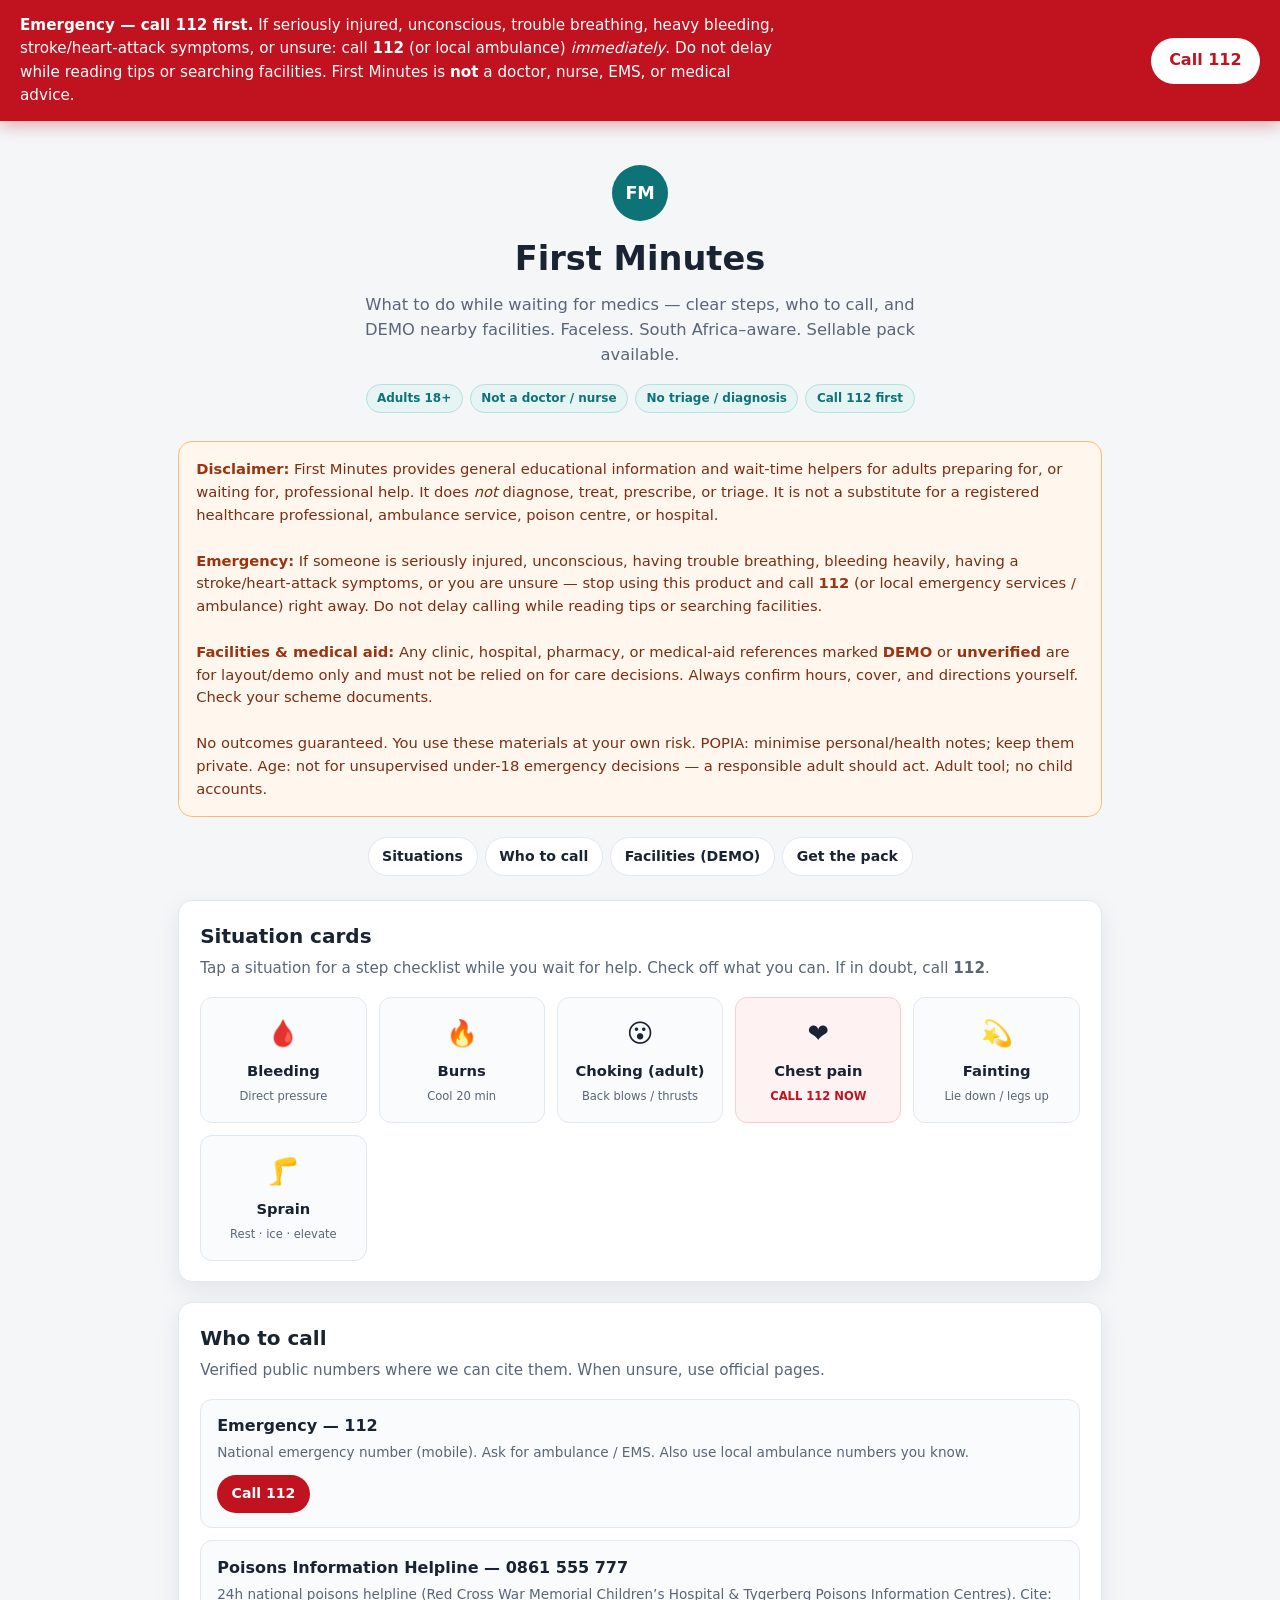
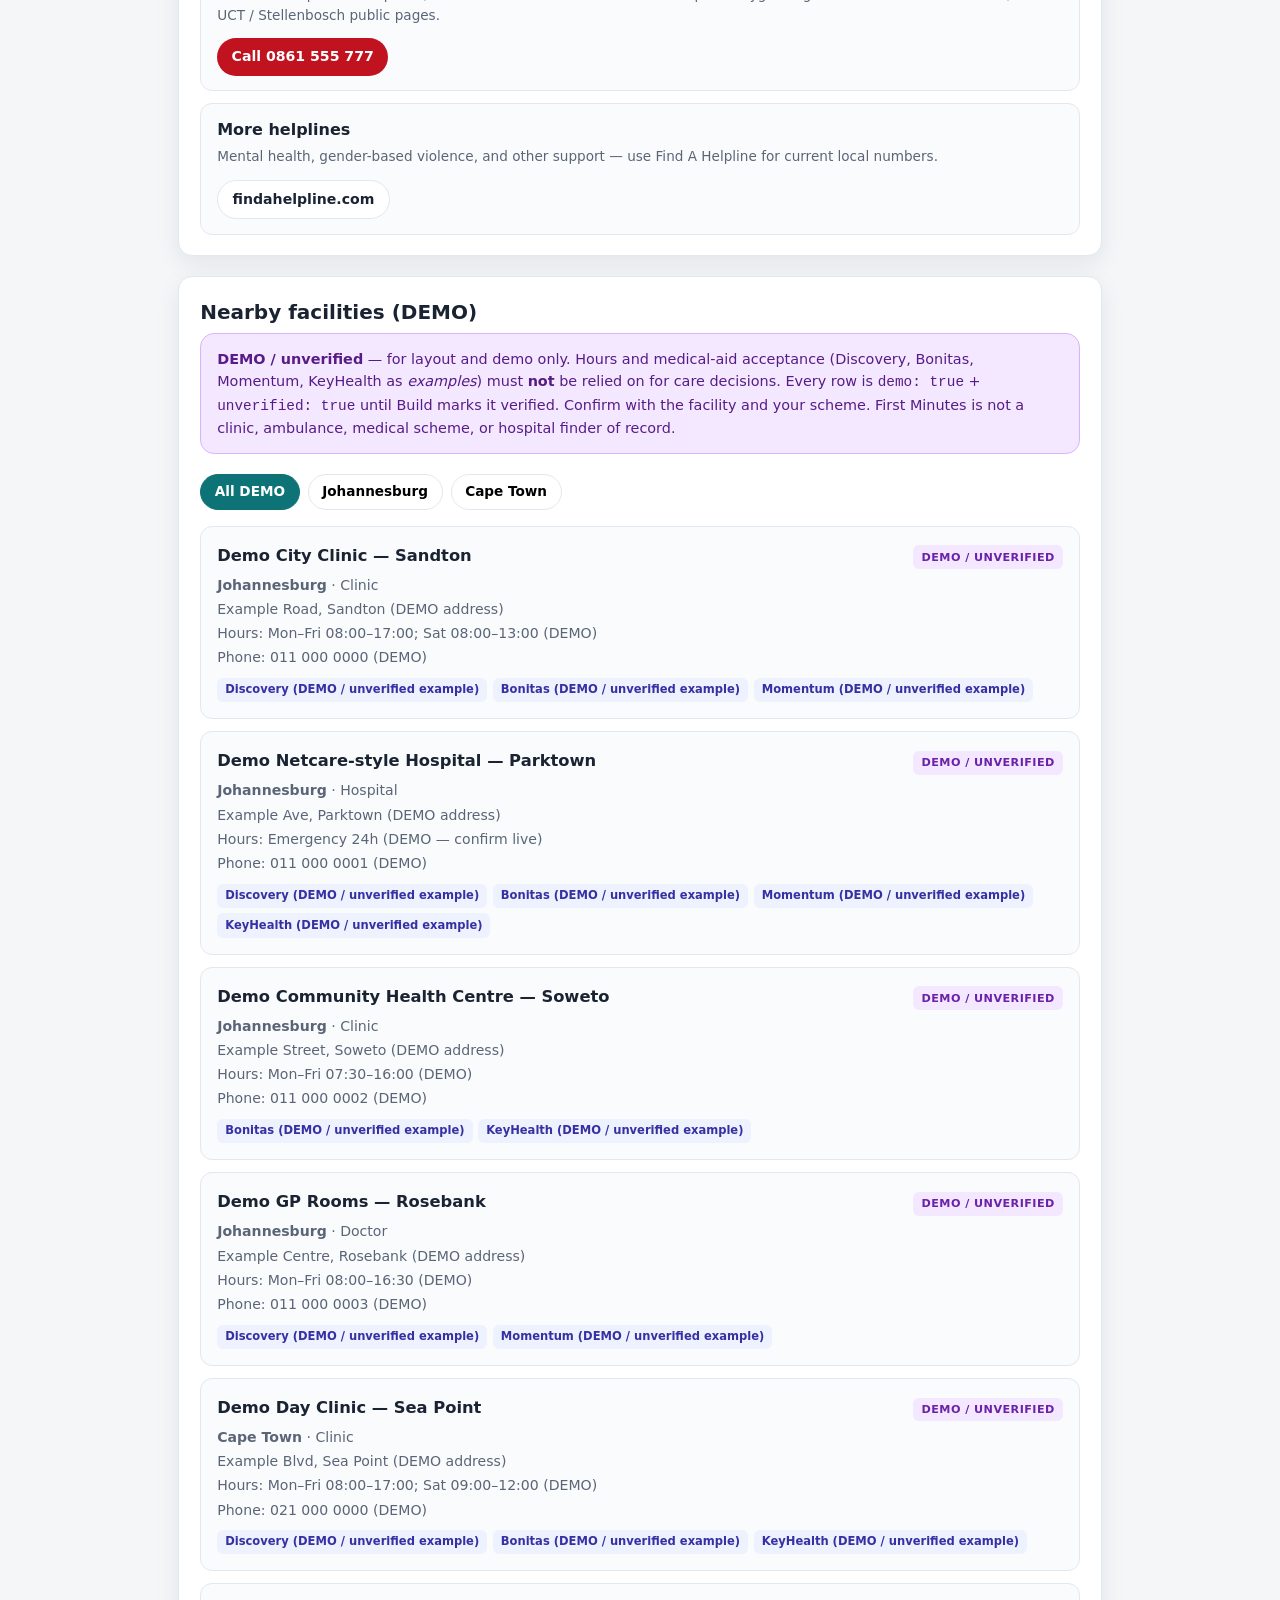
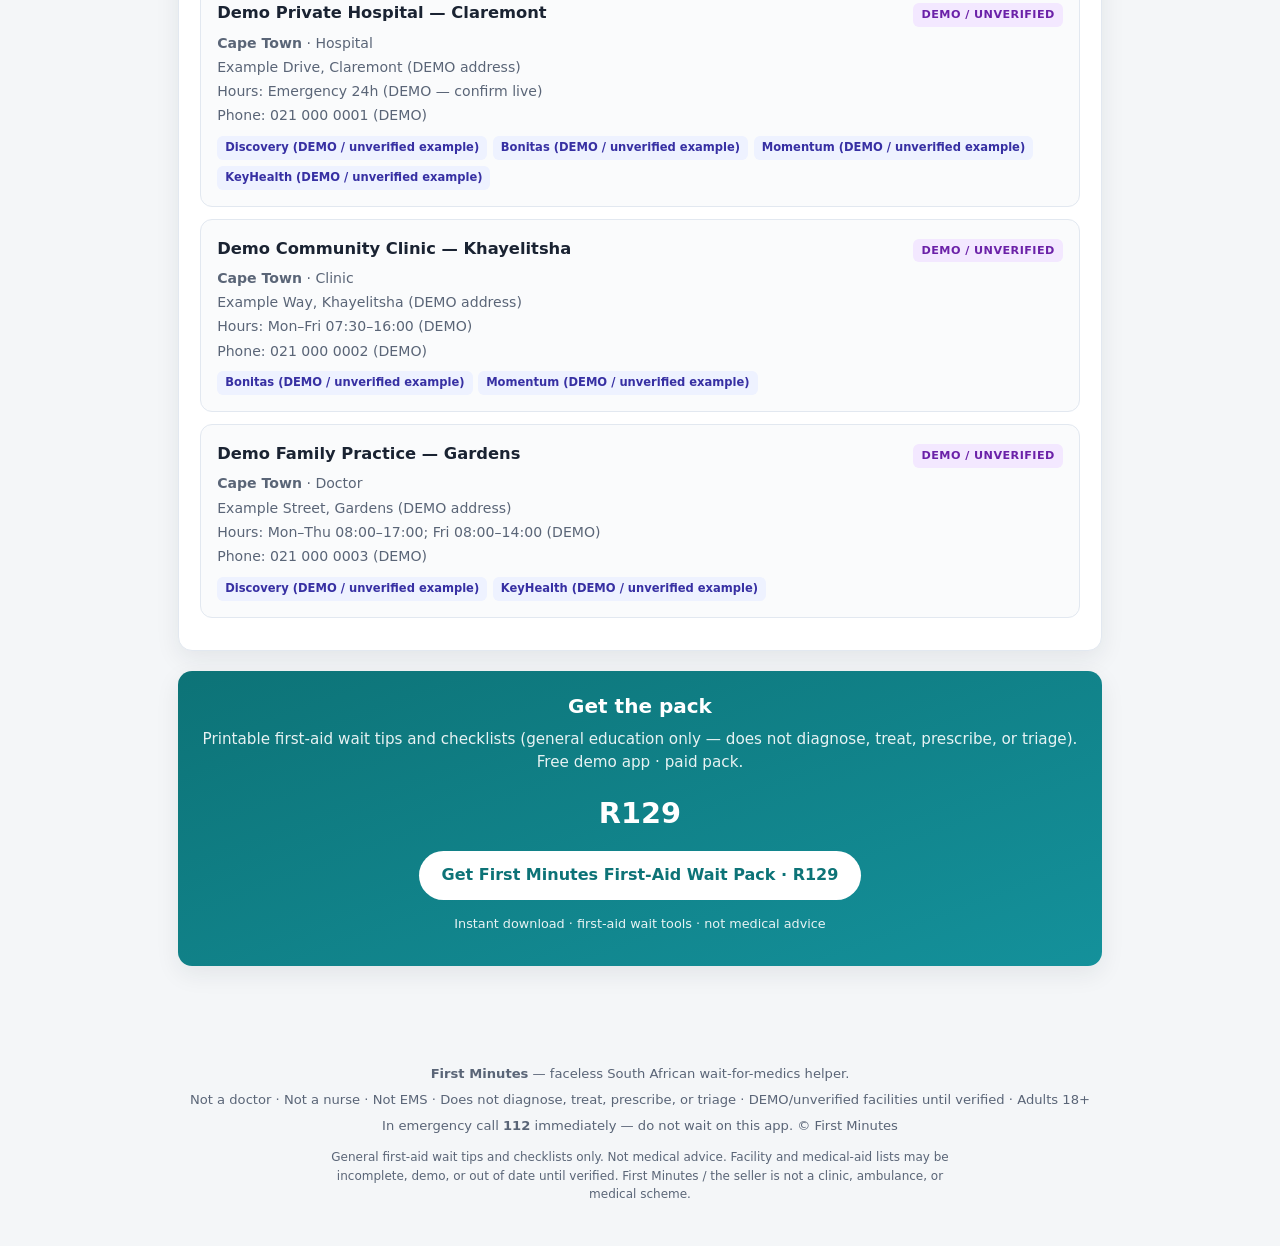
<file: index.html>
<!DOCTYPE html>
<html lang="en-ZA">
<head>
  <meta charset="utf-8">
  <meta name="viewport" content="width=device-width, initial-scale=1">
  <meta name="description" content="First Minutes — South African first-aid wait helper while medics are on the way. Not a doctor. Not EMS. Call 112 in an emergency.">
  <meta name="robots" content="index,follow">
  <title>First Minutes | Wait-for-medics first-aid helper (SA)</title>
  <link rel="stylesheet" href="css/styles.css">
  <link rel="icon" href="data:image/svg+xml,%3Csvg xmlns='http://www.w3.org/2000/svg' viewBox='0 0 64 64'%3E%3Ccircle fill='%230d7377' cx='32' cy='32' r='30'/%3E%3Ctext x='32' y='41' text-anchor='middle' fill='white' font-size='18' font-family='sans-serif' font-weight='700'%3EFM%3C/text%3E%3C/svg%3E">
</head>
<body>
  <div class="emergency-bar" role="alert">
    <p>
      <strong>Emergency — call 112 first.</strong> If seriously injured, unconscious, trouble breathing, heavy bleeding, stroke/heart-attack symptoms, or unsure: call <strong>112</strong> (or local ambulance) <em>immediately</em>. Do not delay while reading tips or searching facilities. First Minutes is <strong>not</strong> a doctor, nurse, EMS, or medical advice.
    </p>
    <a class="btn-call" href="tel:112">Call 112</a>
  </div>

  <div class="wrap">
    <header class="site-header">
      <div class="logo-mark" aria-hidden="true">FM</div>
      <h1>First Minutes</h1>
      <p class="tagline">What to do while waiting for medics — clear steps, who to call, and DEMO nearby facilities. Faceless. South Africa–aware. Sellable pack available.</p>
      <div class="badge-row">
        <span class="badge">Adults 18+</span>
        <span class="badge">Not a doctor / nurse</span>
        <span class="badge">No triage / diagnosis</span>
        <span class="badge">Call 112 first</span>
      </div>
    </header>

    <aside class="disclaimer-box" role="note" id="legal-fence">
      <strong>Disclaimer:</strong> First Minutes provides general educational information and wait-time helpers for adults preparing for, or waiting for, professional help. It does <em>not</em> diagnose, treat, prescribe, or triage. It is not a substitute for a registered healthcare professional, ambulance service, poison centre, or hospital.
      <br><br>
      <strong>Emergency:</strong> If someone is seriously injured, unconscious, having trouble breathing, bleeding heavily, having a stroke/heart-attack symptoms, or you are unsure — stop using this product and call <strong>112</strong> (or local emergency services / ambulance) right away. Do not delay calling while reading tips or searching facilities.
      <br><br>
      <strong>Facilities &amp; medical aid:</strong> Any clinic, hospital, pharmacy, or medical-aid references marked <strong>DEMO</strong> or <strong>unverified</strong> are for layout/demo only and must not be relied on for care decisions. Always confirm hours, cover, and directions yourself. Check your scheme documents.
      <br><br>
      No outcomes guaranteed. You use these materials at your own risk. POPIA: minimise personal/health notes; keep them private. Age: not for unsupervised under-18 emergency decisions — a responsible adult should act. Adult tool; no child accounts.
    </aside>

    <nav class="modules" aria-label="Sections">
      <a href="#situations">Situations</a>
      <a href="#call">Who to call</a>
      <a href="#facilities">Facilities (DEMO)</a>
      <a href="#pack">Get the pack</a>
    </nav>

    <main>
      <section class="card" id="situations">
        <h2>Situation cards</h2>
        <p class="lead">Tap a situation for a step checklist while you wait for help. Check off what you can. If in doubt, call <strong>112</strong>.</p>
        <div class="situation-grid" id="situation-grid">
          <button type="button" class="sit-card" data-sit="bleeding">
            <span class="icon" aria-hidden="true">🩸</span>
            <span class="label">Bleeding</span>
            <span class="hint">Direct pressure</span>
          </button>
          <button type="button" class="sit-card" data-sit="burns">
            <span class="icon" aria-hidden="true">🔥</span>
            <span class="label">Burns</span>
            <span class="hint">Cool 20 min</span>
          </button>
          <button type="button" class="sit-card" data-sit="choking">
            <span class="icon" aria-hidden="true">😮</span>
            <span class="label">Choking (adult)</span>
            <span class="hint">Back blows / thrusts</span>
          </button>
          <button type="button" class="sit-card call-now" data-sit="chest">
            <span class="icon" aria-hidden="true">❤️</span>
            <span class="label">Chest pain</span>
            <span class="hint">CALL 112 NOW</span>
          </button>
          <button type="button" class="sit-card" data-sit="fainting">
            <span class="icon" aria-hidden="true">💫</span>
            <span class="label">Fainting</span>
            <span class="hint">Lie down / legs up</span>
          </button>
          <button type="button" class="sit-card" data-sit="sprain">
            <span class="icon" aria-hidden="true">🦵</span>
            <span class="label">Sprain</span>
            <span class="hint">Rest · ice · elevate</span>
          </button>
        </div>
        <div class="protocol" id="protocol-panel" aria-live="polite"></div>
      </section>

      <section class="card" id="call">
        <h2>Who to call</h2>
        <p class="lead">Verified public numbers where we can cite them. When unsure, use official pages.</p>
        <div class="call-list">
          <div class="call-item">
            <div>
              <h3>Emergency — 112</h3>
              <p>National emergency number (mobile). Ask for ambulance / EMS. Also use local ambulance numbers you know.</p>
            </div>
            <a class="btn-call-sm" href="tel:112">Call 112</a>
          </div>
          <div class="call-item">
            <div>
              <h3>Poisons Information Helpline — 0861 555 777</h3>
              <p>24h national poisons helpline (Red Cross War Memorial Children’s Hospital &amp; Tygerberg Poisons Information Centres). Cite: UCT / Stellenbosch public pages.</p>
            </div>
            <a class="btn-call-sm" href="tel:0861555777">Call 0861 555 777</a>
          </div>
          <div class="call-item">
            <div>
              <h3>More helplines</h3>
              <p>Mental health, gender-based violence, and other support — use Find A Helpline for current local numbers.</p>
            </div>
            <a class="btn-link" href="https://findahelpline.com" target="_blank" rel="noopener noreferrer">findahelpline.com</a>
          </div>
        </div>
      </section>

      <section class="card" id="facilities">
        <h2>Nearby facilities (DEMO)</h2>
        <div class="demo-banner" role="note">
          <strong>DEMO / unverified</strong> — for layout and demo only. Hours and medical-aid acceptance (Discovery, Bonitas, Momentum, KeyHealth as <em>examples</em>) must <strong>not</strong> be relied on for care decisions.
          Every row is <code>demo: true</code> + <code>unverified: true</code> until Build marks it verified. Confirm with the facility and your scheme. First Minutes is not a clinic, ambulance, medical scheme, or hospital finder of record.
        </div>
        <div class="filters" role="group" aria-label="Filter by city">
          <button type="button" class="active" data-city-filter="all">All DEMO</button>
          <button type="button" data-city-filter="Johannesburg">Johannesburg</button>
          <button type="button" data-city-filter="Cape Town">Cape Town</button>
        </div>
        <div id="facilities-list"></div>
      </section>

      <section class="card cta-box" id="pack">
        <h2>Get the pack</h2>
        <p class="lead">Printable first-aid wait tips and checklists (general education only — does not diagnose, treat, prescribe, or triage). Free demo app · paid pack.</p>
        <p class="price">R129</p>
        <a class="btn-cta" href="https://stofficial.gumroad.com/l/ieccdy" target="_blank" rel="noopener noreferrer">Get First Minutes First-Aid Wait Pack · R129</a>
        <p class="cta-note">Instant download · first-aid wait tools · not medical advice</p>
      </section>
    </main>
  </div>

  <footer>
    <p><strong>First Minutes</strong> — faceless South African wait-for-medics helper.</p>
    <p>Not a doctor · Not a nurse · Not EMS · Does not diagnose, treat, prescribe, or triage · DEMO/unverified facilities until verified · Adults 18+</p>
    <p>In emergency call <strong>112</strong> immediately — do not wait on this app. © First Minutes</p>
    <p style="max-width:40rem;margin:0.75rem auto;font-size:0.75rem;">General first-aid wait tips and checklists only. Not medical advice. Facility and medical-aid lists may be incomplete, demo, or out of date until verified. First Minutes / the seller is not a clinic, ambulance, or medical scheme.</p>
  </footer>

  <script src="js/protocols.js"></script>
  <script src="js/app.js"></script>
</body>
</html>
</file>
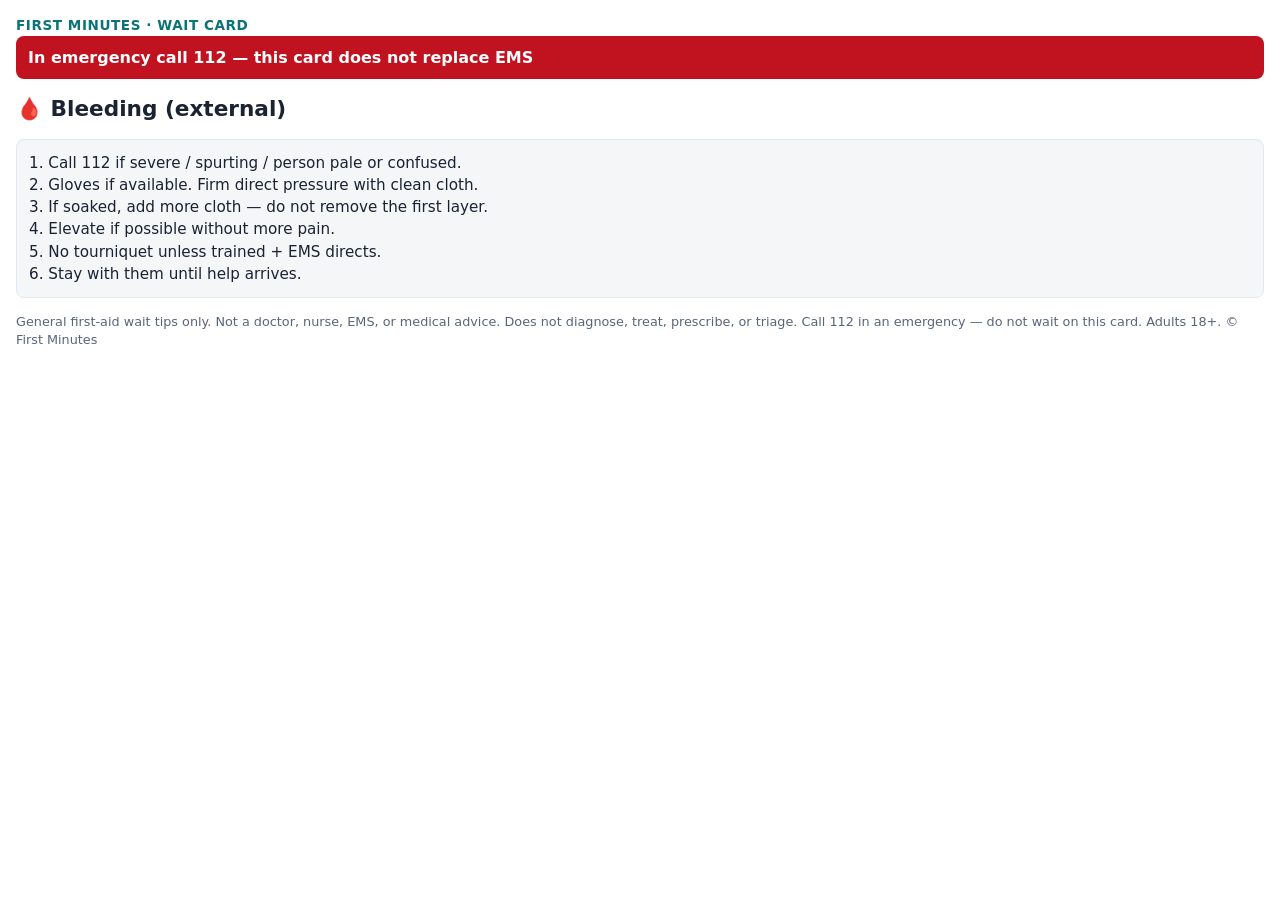
<file: pack/cards/bleeding.html>
<!DOCTYPE html>
<html lang="en-ZA">
<head>
  <meta charset="utf-8">
  <meta name="viewport" content="width=device-width, initial-scale=1">
  <title>First Minutes — Bleeding (external)</title>
  <style>
    @page { size: A5; margin: 12mm; }
    body { font-family: system-ui, sans-serif; color: #1a2332; margin: 0; padding: 16px; line-height: 1.45; }
    .bar { background: #c1121f; color: #fff; padding: 10px 12px; border-radius: 8px; font-weight: 700; margin-bottom: 14px; }
    h1 { font-size: 1.35rem; margin: 0 0 8px; }
    .brand { color: #0d7377; font-weight: 800; font-size: 0.85rem; letter-spacing: 0.04em; text-transform: uppercase; }
    pre { white-space: pre-wrap; font-family: inherit; font-size: 0.95rem; background: #f4f6f8; padding: 12px; border-radius: 8px; border: 1px solid #e2e8f0; }
    .note { font-size: 0.8rem; color: #5a6577; margin-top: 12px; }
    @media print { body { padding: 0; } }
  </style>
</head>
<body>
  <div class="brand">First Minutes · Wait card</div>
  <div class="bar">In emergency call 112 — this card does not replace EMS</div>
  <h1>🩸 Bleeding (external)</h1>
  <pre>1. Call 112 if severe / spurting / person pale or confused.
2. Gloves if available. Firm direct pressure with clean cloth.
3. If soaked, add more cloth — do not remove the first layer.
4. Elevate if possible without more pain.
5. No tourniquet unless trained + EMS directs.
6. Stay with them until help arrives.</pre>
  <p class="note">General first-aid wait tips only. Not a doctor, nurse, EMS, or medical advice. Does not diagnose, treat, prescribe, or triage. Call 112 in an emergency — do not wait on this card. Adults 18+. © First Minutes</p>
</body>
</html>
</file>
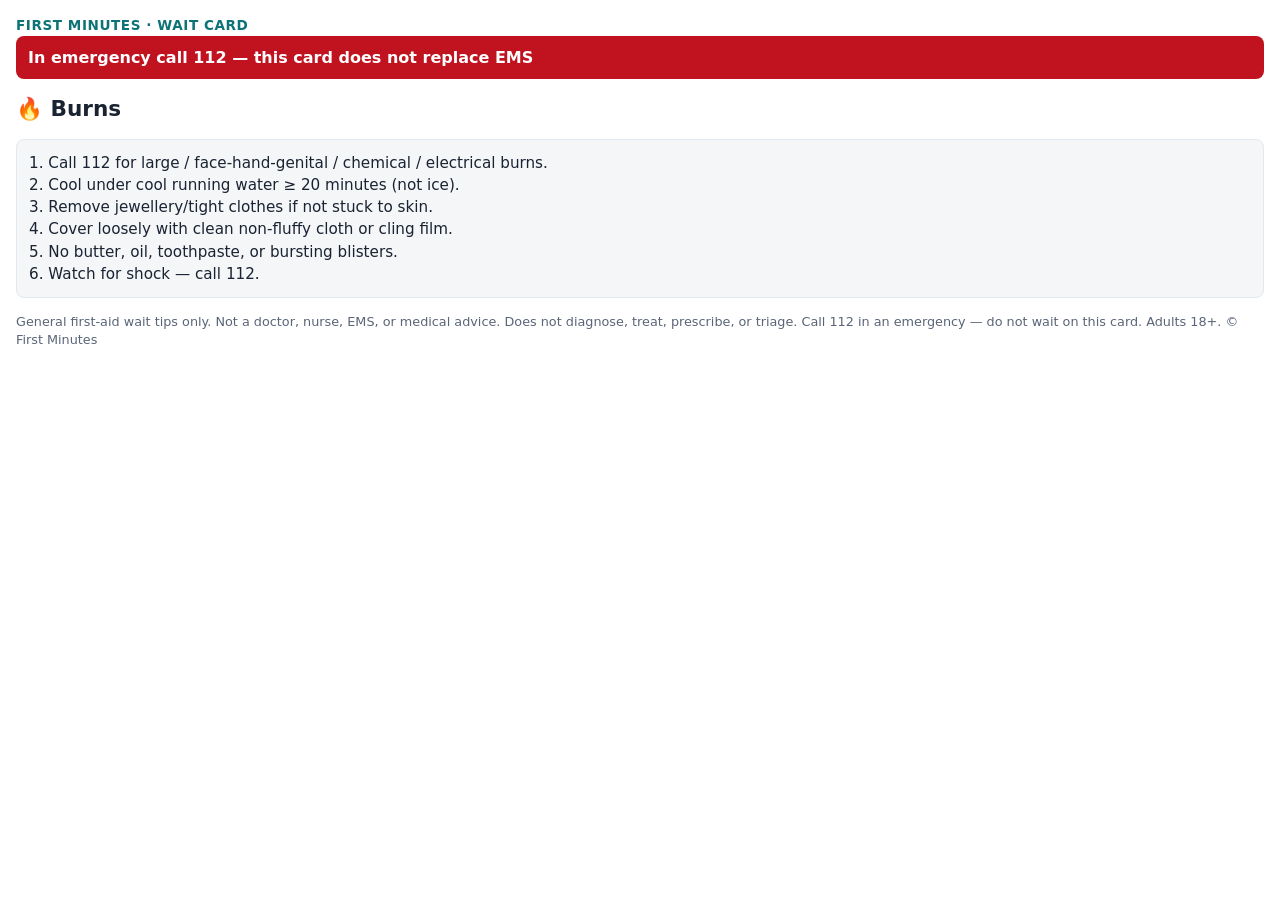
<file: pack/cards/burns.html>
<!DOCTYPE html>
<html lang="en-ZA">
<head>
  <meta charset="utf-8">
  <meta name="viewport" content="width=device-width, initial-scale=1">
  <title>First Minutes — Burns</title>
  <style>
    @page { size: A5; margin: 12mm; }
    body { font-family: system-ui, sans-serif; color: #1a2332; margin: 0; padding: 16px; line-height: 1.45; }
    .bar { background: #c1121f; color: #fff; padding: 10px 12px; border-radius: 8px; font-weight: 700; margin-bottom: 14px; }
    h1 { font-size: 1.35rem; margin: 0 0 8px; }
    .brand { color: #0d7377; font-weight: 800; font-size: 0.85rem; letter-spacing: 0.04em; text-transform: uppercase; }
    pre { white-space: pre-wrap; font-family: inherit; font-size: 0.95rem; background: #f4f6f8; padding: 12px; border-radius: 8px; border: 1px solid #e2e8f0; }
    .note { font-size: 0.8rem; color: #5a6577; margin-top: 12px; }
    @media print { body { padding: 0; } }
  </style>
</head>
<body>
  <div class="brand">First Minutes · Wait card</div>
  <div class="bar">In emergency call 112 — this card does not replace EMS</div>
  <h1>🔥 Burns</h1>
  <pre>1. Call 112 for large / face-hand-genital / chemical / electrical burns.
2. Cool under cool running water ≥ 20 minutes (not ice).
3. Remove jewellery/tight clothes if not stuck to skin.
4. Cover loosely with clean non-fluffy cloth or cling film.
5. No butter, oil, toothpaste, or bursting blisters.
6. Watch for shock — call 112.</pre>
  <p class="note">General first-aid wait tips only. Not a doctor, nurse, EMS, or medical advice. Does not diagnose, treat, prescribe, or triage. Call 112 in an emergency — do not wait on this card. Adults 18+. © First Minutes</p>
</body>
</html>
</file>
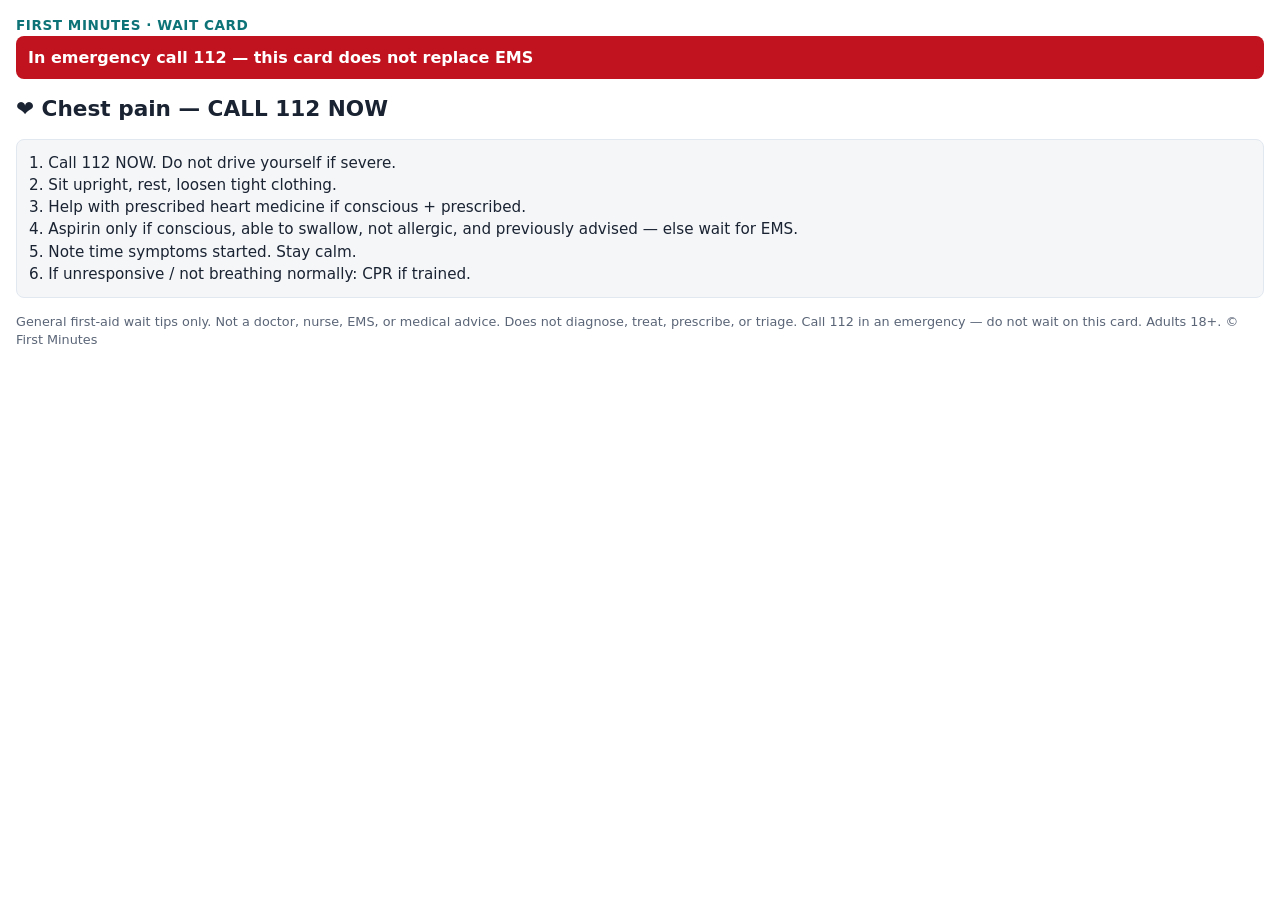
<file: pack/cards/chest-pain.html>
<!DOCTYPE html>
<html lang="en-ZA">
<head>
  <meta charset="utf-8">
  <meta name="viewport" content="width=device-width, initial-scale=1">
  <title>First Minutes — Chest pain — CALL 112 NOW</title>
  <style>
    @page { size: A5; margin: 12mm; }
    body { font-family: system-ui, sans-serif; color: #1a2332; margin: 0; padding: 16px; line-height: 1.45; }
    .bar { background: #c1121f; color: #fff; padding: 10px 12px; border-radius: 8px; font-weight: 700; margin-bottom: 14px; }
    h1 { font-size: 1.35rem; margin: 0 0 8px; }
    .brand { color: #0d7377; font-weight: 800; font-size: 0.85rem; letter-spacing: 0.04em; text-transform: uppercase; }
    pre { white-space: pre-wrap; font-family: inherit; font-size: 0.95rem; background: #f4f6f8; padding: 12px; border-radius: 8px; border: 1px solid #e2e8f0; }
    .note { font-size: 0.8rem; color: #5a6577; margin-top: 12px; }
    @media print { body { padding: 0; } }
  </style>
</head>
<body>
  <div class="brand">First Minutes · Wait card</div>
  <div class="bar">In emergency call 112 — this card does not replace EMS</div>
  <h1>❤️ Chest pain — CALL 112 NOW</h1>
  <pre>1. Call 112 NOW. Do not drive yourself if severe.
2. Sit upright, rest, loosen tight clothing.
3. Help with prescribed heart medicine if conscious + prescribed.
4. Aspirin only if conscious, able to swallow, not allergic, and previously advised — else wait for EMS.
5. Note time symptoms started. Stay calm.
6. If unresponsive / not breathing normally: CPR if trained.</pre>
  <p class="note">General first-aid wait tips only. Not a doctor, nurse, EMS, or medical advice. Does not diagnose, treat, prescribe, or triage. Call 112 in an emergency — do not wait on this card. Adults 18+. © First Minutes</p>
</body>
</html>
</file>
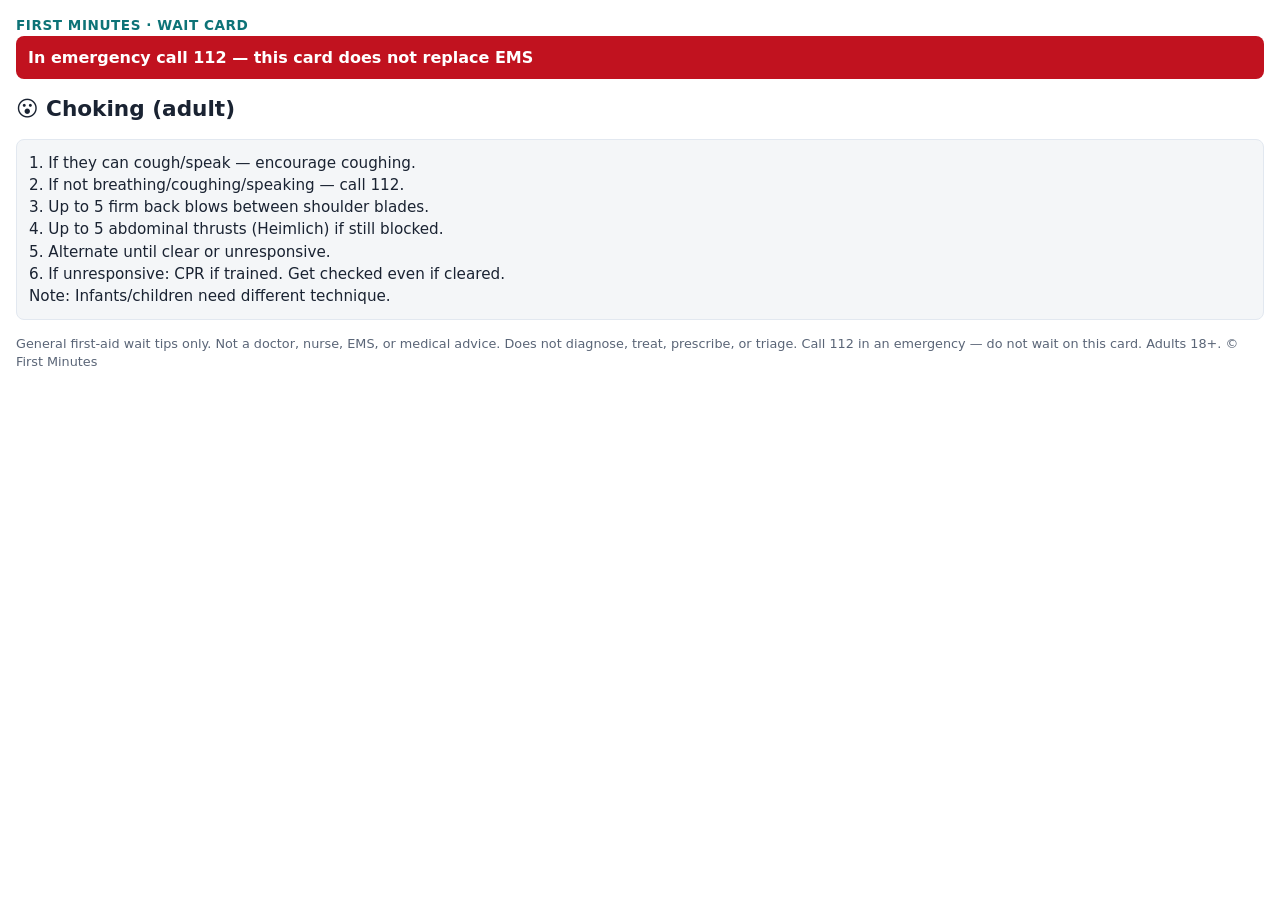
<file: pack/cards/choking-adult.html>
<!DOCTYPE html>
<html lang="en-ZA">
<head>
  <meta charset="utf-8">
  <meta name="viewport" content="width=device-width, initial-scale=1">
  <title>First Minutes — Choking (adult)</title>
  <style>
    @page { size: A5; margin: 12mm; }
    body { font-family: system-ui, sans-serif; color: #1a2332; margin: 0; padding: 16px; line-height: 1.45; }
    .bar { background: #c1121f; color: #fff; padding: 10px 12px; border-radius: 8px; font-weight: 700; margin-bottom: 14px; }
    h1 { font-size: 1.35rem; margin: 0 0 8px; }
    .brand { color: #0d7377; font-weight: 800; font-size: 0.85rem; letter-spacing: 0.04em; text-transform: uppercase; }
    pre { white-space: pre-wrap; font-family: inherit; font-size: 0.95rem; background: #f4f6f8; padding: 12px; border-radius: 8px; border: 1px solid #e2e8f0; }
    .note { font-size: 0.8rem; color: #5a6577; margin-top: 12px; }
    @media print { body { padding: 0; } }
  </style>
</head>
<body>
  <div class="brand">First Minutes · Wait card</div>
  <div class="bar">In emergency call 112 — this card does not replace EMS</div>
  <h1>😮 Choking (adult)</h1>
  <pre>1. If they can cough/speak — encourage coughing.
2. If not breathing/coughing/speaking — call 112.
3. Up to 5 firm back blows between shoulder blades.
4. Up to 5 abdominal thrusts (Heimlich) if still blocked.
5. Alternate until clear or unresponsive.
6. If unresponsive: CPR if trained. Get checked even if cleared.
Note: Infants/children need different technique.</pre>
  <p class="note">General first-aid wait tips only. Not a doctor, nurse, EMS, or medical advice. Does not diagnose, treat, prescribe, or triage. Call 112 in an emergency — do not wait on this card. Adults 18+. © First Minutes</p>
</body>
</html>
</file>
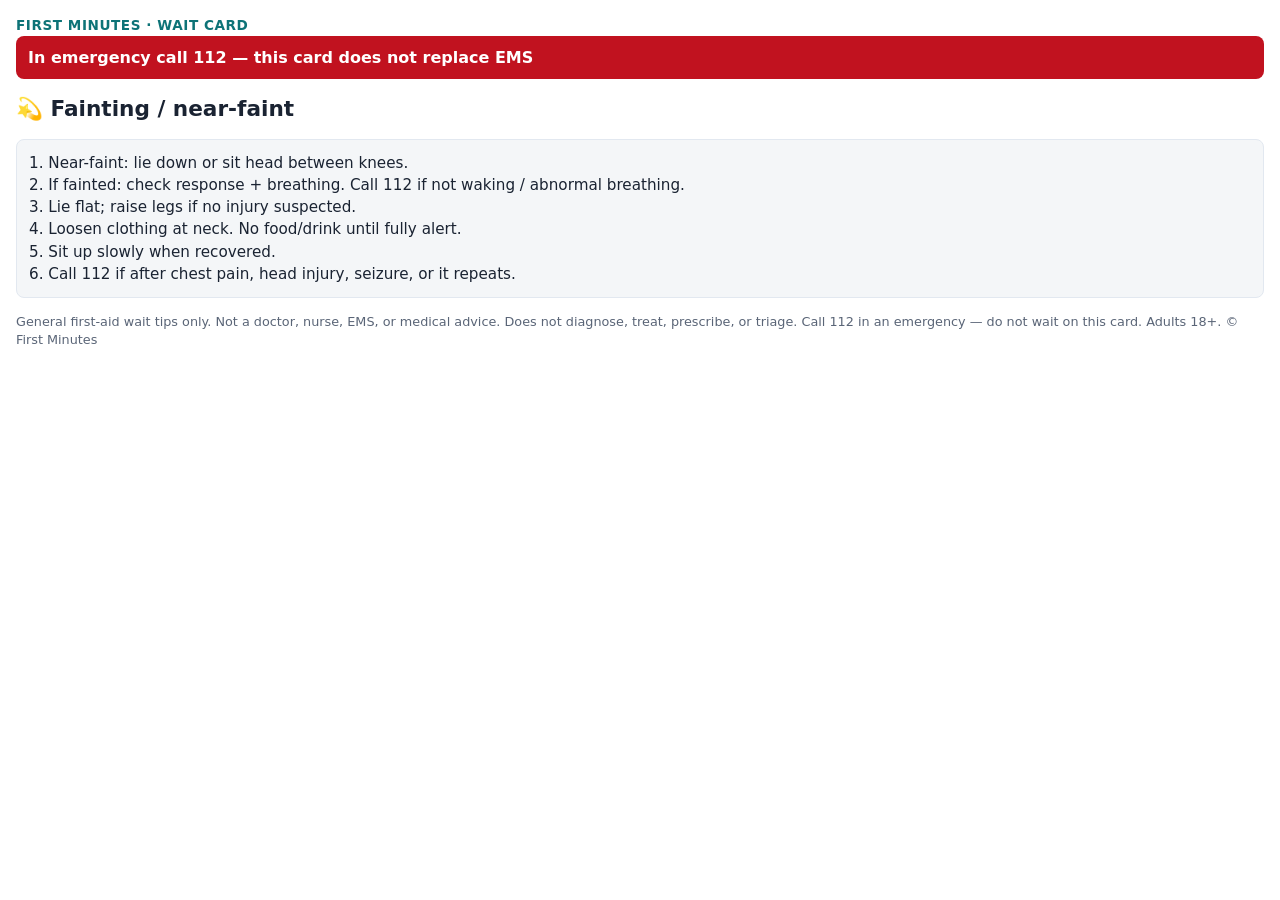
<file: pack/cards/fainting.html>
<!DOCTYPE html>
<html lang="en-ZA">
<head>
  <meta charset="utf-8">
  <meta name="viewport" content="width=device-width, initial-scale=1">
  <title>First Minutes — Fainting / near-faint</title>
  <style>
    @page { size: A5; margin: 12mm; }
    body { font-family: system-ui, sans-serif; color: #1a2332; margin: 0; padding: 16px; line-height: 1.45; }
    .bar { background: #c1121f; color: #fff; padding: 10px 12px; border-radius: 8px; font-weight: 700; margin-bottom: 14px; }
    h1 { font-size: 1.35rem; margin: 0 0 8px; }
    .brand { color: #0d7377; font-weight: 800; font-size: 0.85rem; letter-spacing: 0.04em; text-transform: uppercase; }
    pre { white-space: pre-wrap; font-family: inherit; font-size: 0.95rem; background: #f4f6f8; padding: 12px; border-radius: 8px; border: 1px solid #e2e8f0; }
    .note { font-size: 0.8rem; color: #5a6577; margin-top: 12px; }
    @media print { body { padding: 0; } }
  </style>
</head>
<body>
  <div class="brand">First Minutes · Wait card</div>
  <div class="bar">In emergency call 112 — this card does not replace EMS</div>
  <h1>💫 Fainting / near-faint</h1>
  <pre>1. Near-faint: lie down or sit head between knees.
2. If fainted: check response + breathing. Call 112 if not waking / abnormal breathing.
3. Lie flat; raise legs if no injury suspected.
4. Loosen clothing at neck. No food/drink until fully alert.
5. Sit up slowly when recovered.
6. Call 112 if after chest pain, head injury, seizure, or it repeats.</pre>
  <p class="note">General first-aid wait tips only. Not a doctor, nurse, EMS, or medical advice. Does not diagnose, treat, prescribe, or triage. Call 112 in an emergency — do not wait on this card. Adults 18+. © First Minutes</p>
</body>
</html>
</file>
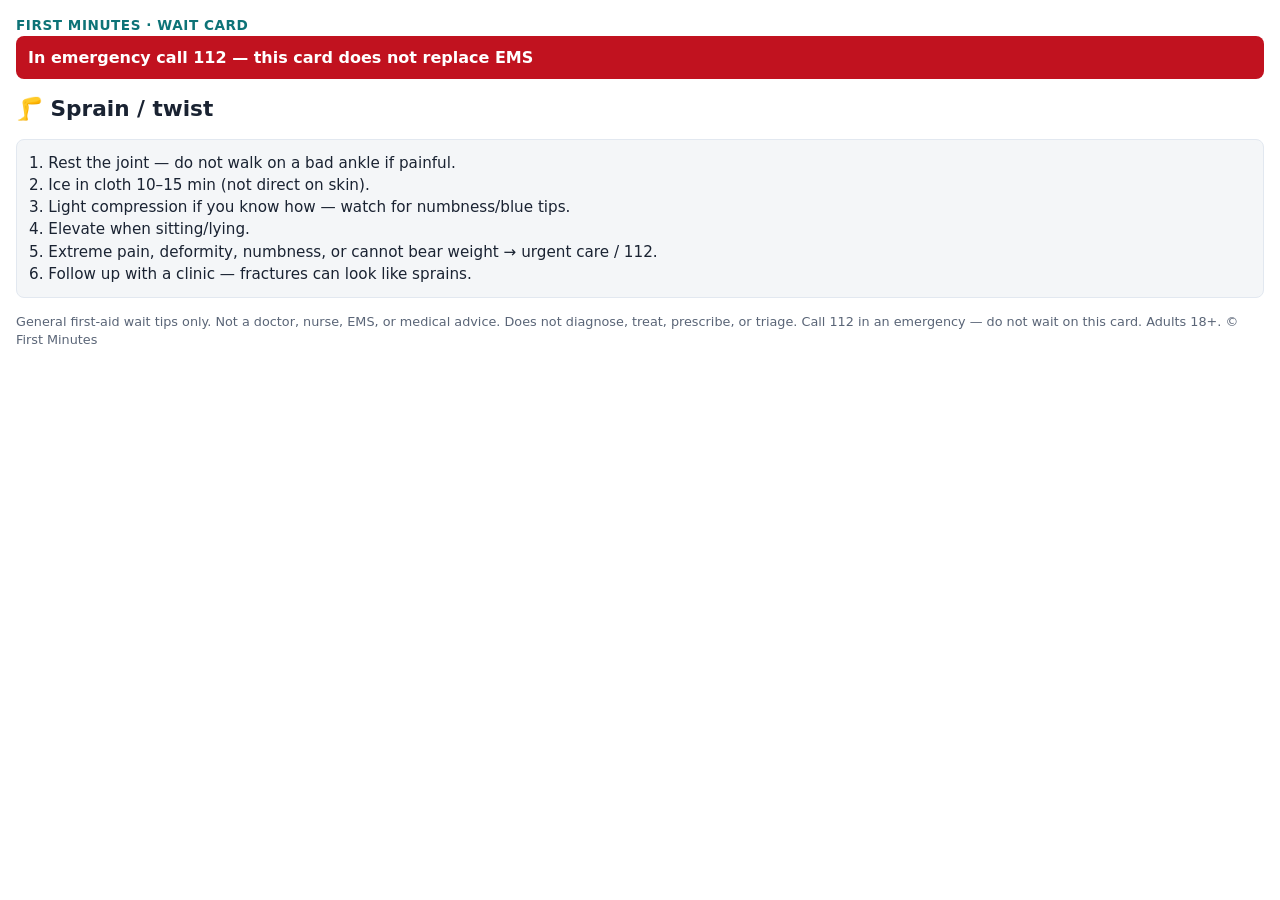
<file: pack/cards/sprain.html>
<!DOCTYPE html>
<html lang="en-ZA">
<head>
  <meta charset="utf-8">
  <meta name="viewport" content="width=device-width, initial-scale=1">
  <title>First Minutes — Sprain / twist</title>
  <style>
    @page { size: A5; margin: 12mm; }
    body { font-family: system-ui, sans-serif; color: #1a2332; margin: 0; padding: 16px; line-height: 1.45; }
    .bar { background: #c1121f; color: #fff; padding: 10px 12px; border-radius: 8px; font-weight: 700; margin-bottom: 14px; }
    h1 { font-size: 1.35rem; margin: 0 0 8px; }
    .brand { color: #0d7377; font-weight: 800; font-size: 0.85rem; letter-spacing: 0.04em; text-transform: uppercase; }
    pre { white-space: pre-wrap; font-family: inherit; font-size: 0.95rem; background: #f4f6f8; padding: 12px; border-radius: 8px; border: 1px solid #e2e8f0; }
    .note { font-size: 0.8rem; color: #5a6577; margin-top: 12px; }
    @media print { body { padding: 0; } }
  </style>
</head>
<body>
  <div class="brand">First Minutes · Wait card</div>
  <div class="bar">In emergency call 112 — this card does not replace EMS</div>
  <h1>🦵 Sprain / twist</h1>
  <pre>1. Rest the joint — do not walk on a bad ankle if painful.
2. Ice in cloth 10–15 min (not direct on skin).
3. Light compression if you know how — watch for numbness/blue tips.
4. Elevate when sitting/lying.
5. Extreme pain, deformity, numbness, or cannot bear weight → urgent care / 112.
6. Follow up with a clinic — fractures can look like sprains.</pre>
  <p class="note">General first-aid wait tips only. Not a doctor, nurse, EMS, or medical advice. Does not diagnose, treat, prescribe, or triage. Call 112 in an emergency — do not wait on this card. Adults 18+. © First Minutes</p>
</body>
</html>
</file>
<file: css/styles.css>
/* First Minutes — faceless SA first-aid wait helper */
:root {
  --bg: #f4f6f8;
  --surface: #ffffff;
  --ink: #1a2332;
  --muted: #5a6577;
  --line: #e2e8f0;
  --emergency: #c1121f;
  --emergency-dark: #8a0c16;
  --accent: #0d7377;
  --accent-soft: #e6f4f4;
  --warn: #b45309;
  --warn-bg: #fff7ed;
  --demo: #6b21a8;
  --demo-bg: #f3e8ff;
  --radius: 14px;
  --shadow: 0 8px 24px rgba(26, 35, 50, 0.08);
  --font: "Segoe UI", system-ui, -apple-system, sans-serif;
}

* { box-sizing: border-box; }
html { scroll-behavior: smooth; }
body {
  margin: 0;
  font-family: var(--font);
  color: var(--ink);
  background: var(--bg);
  line-height: 1.55;
}

a { color: var(--accent); }
a:hover { text-decoration: underline; }

/* Sticky emergency bar */
.emergency-bar {
  position: sticky;
  top: 0;
  z-index: 100;
  display: flex;
  flex-wrap: wrap;
  gap: 0.75rem;
  align-items: center;
  justify-content: space-between;
  padding: 0.85rem 1.25rem;
  background: var(--emergency);
  color: #fff;
  box-shadow: 0 4px 16px rgba(193, 18, 31, 0.35);
}
.emergency-bar p {
  margin: 0;
  font-size: 0.95rem;
  max-width: 48rem;
}
.emergency-bar strong { font-weight: 700; }
.btn-call {
  display: inline-flex;
  align-items: center;
  gap: 0.4rem;
  padding: 0.65rem 1.15rem;
  border-radius: 999px;
  background: #fff;
  color: var(--emergency);
  font-weight: 700;
  text-decoration: none;
  white-space: nowrap;
  border: none;
  cursor: pointer;
}
.btn-call:hover { background: #ffe8ea; text-decoration: none; }

.wrap {
  max-width: 960px;
  margin: 0 auto;
  padding: 1.25rem 1.1rem 3rem;
}

.site-header {
  text-align: center;
  padding: 1.5rem 0 0.5rem;
}
.logo-mark {
  width: 56px;
  height: 56px;
  margin: 0 auto 0.75rem;
  border-radius: 50%;
  background: var(--accent);
  color: #fff;
  display: grid;
  place-items: center;
  font-weight: 800;
  font-size: 1.1rem;
  letter-spacing: -0.02em;
}
.site-header h1 {
  margin: 0 0 0.4rem;
  font-size: clamp(1.6rem, 4vw, 2.1rem);
}
.tagline {
  margin: 0 auto 1rem;
  max-width: 36rem;
  color: var(--muted);
  font-size: 1.02rem;
}
.badge-row {
  display: flex;
  flex-wrap: wrap;
  gap: 0.45rem;
  justify-content: center;
}
.badge {
  font-size: 0.75rem;
  font-weight: 600;
  padding: 0.28rem 0.65rem;
  border-radius: 999px;
  background: var(--accent-soft);
  color: var(--accent);
  border: 1px solid #b8dede;
}

.disclaimer-box {
  margin: 1.25rem 0;
  padding: 1rem 1.1rem;
  background: var(--warn-bg);
  border: 1px solid #fdba74;
  border-radius: var(--radius);
  color: #7c2d12;
  font-size: 0.92rem;
}
.disclaimer-box strong { color: #9a3412; }

.demo-banner {
  margin: 0 0 1.25rem;
  padding: 0.85rem 1rem;
  background: var(--demo-bg);
  border: 1px solid #d8b4fe;
  border-radius: var(--radius);
  color: #581c87;
  font-size: 0.9rem;
}

nav.modules {
  display: flex;
  flex-wrap: wrap;
  gap: 0.45rem;
  margin: 0 0 1.5rem;
  justify-content: center;
}
nav.modules a {
  text-decoration: none;
  padding: 0.45rem 0.85rem;
  border-radius: 999px;
  background: var(--surface);
  border: 1px solid var(--line);
  color: var(--ink);
  font-size: 0.88rem;
  font-weight: 600;
}
nav.modules a:hover {
  border-color: var(--accent);
  color: var(--accent);
}

.card {
  background: var(--surface);
  border: 1px solid var(--line);
  border-radius: var(--radius);
  padding: 1.25rem 1.35rem;
  margin-bottom: 1.25rem;
  box-shadow: var(--shadow);
}
.card h2 {
  margin: 0 0 0.35rem;
  font-size: 1.25rem;
}
.lead {
  margin: 0 0 1rem;
  color: var(--muted);
  font-size: 0.95rem;
}

/* Situation grid */
.situation-grid {
  display: grid;
  grid-template-columns: repeat(auto-fill, minmax(150px, 1fr));
  gap: 0.75rem;
}
.sit-card {
  appearance: none;
  border: 1px solid var(--line);
  background: #fafbfc;
  border-radius: 12px;
  padding: 1rem 0.75rem;
  text-align: center;
  cursor: pointer;
  font: inherit;
  color: var(--ink);
  transition: border-color 0.15s, box-shadow 0.15s, transform 0.1s;
}
.sit-card:hover, .sit-card:focus-visible {
  border-color: var(--accent);
  box-shadow: 0 0 0 3px var(--accent-soft);
  outline: none;
}
.sit-card.active {
  border-color: var(--accent);
  background: var(--accent-soft);
}
.sit-card .icon {
  font-size: 1.6rem;
  display: block;
  margin-bottom: 0.35rem;
}
.sit-card .label {
  font-weight: 700;
  font-size: 0.92rem;
}
.sit-card .hint {
  display: block;
  margin-top: 0.25rem;
  font-size: 0.72rem;
  color: var(--muted);
}
.sit-card.call-now {
  border-color: #fecaca;
  background: #fef2f2;
}
.sit-card.call-now .hint { color: var(--emergency); font-weight: 700; }

.protocol {
  display: none;
  margin-top: 1.15rem;
  padding-top: 1.15rem;
  border-top: 1px solid var(--line);
}
.protocol.visible { display: block; }
.protocol h3 { margin: 0 0 0.5rem; }
.call-now-banner {
  background: #fef2f2;
  border: 1px solid #fecaca;
  color: var(--emergency-dark);
  padding: 0.75rem 0.9rem;
  border-radius: 10px;
  margin-bottom: 0.9rem;
  font-weight: 600;
  font-size: 0.92rem;
}

.checklist {
  list-style: none;
  margin: 0;
  padding: 0;
}
.checklist li {
  display: flex;
  gap: 0.65rem;
  align-items: flex-start;
  padding: 0.55rem 0;
  border-bottom: 1px solid #f1f5f9;
}
.checklist li:last-child { border-bottom: none; }
.checklist input[type="checkbox"] {
  margin-top: 0.25rem;
  width: 1.1rem;
  height: 1.1rem;
  accent-color: var(--accent);
  flex-shrink: 0;
}
.checklist label {
  cursor: pointer;
  font-size: 0.95rem;
}
.checklist input:checked + label {
  text-decoration: line-through;
  color: var(--muted);
}
.protocol-note {
  margin-top: 0.9rem;
  font-size: 0.85rem;
  color: var(--muted);
}

/* Who to call */
.call-list {
  display: grid;
  gap: 0.75rem;
}
.call-item {
  display: flex;
  flex-wrap: wrap;
  gap: 0.75rem;
  align-items: center;
  justify-content: space-between;
  padding: 0.9rem 1rem;
  border: 1px solid var(--line);
  border-radius: 12px;
  background: #fafbfc;
}
.call-item h3 {
  margin: 0 0 0.2rem;
  font-size: 1rem;
}
.call-item p {
  margin: 0;
  font-size: 0.85rem;
  color: var(--muted);
}
.call-item .btn-call-sm {
  display: inline-flex;
  padding: 0.5rem 0.9rem;
  border-radius: 999px;
  background: var(--emergency);
  color: #fff;
  font-weight: 700;
  text-decoration: none;
  font-size: 0.88rem;
}
.call-item .btn-call-sm:hover { background: var(--emergency-dark); text-decoration: none; }
.call-item .btn-link {
  display: inline-flex;
  padding: 0.5rem 0.9rem;
  border-radius: 999px;
  border: 1px solid var(--line);
  background: #fff;
  color: var(--ink);
  font-weight: 600;
  text-decoration: none;
  font-size: 0.88rem;
}

/* Facilities */
.filters {
  display: flex;
  flex-wrap: wrap;
  gap: 0.5rem;
  margin-bottom: 1rem;
}
.filters button {
  appearance: none;
  border: 1px solid var(--line);
  background: #fff;
  border-radius: 999px;
  padding: 0.4rem 0.85rem;
  font: inherit;
  font-size: 0.85rem;
  font-weight: 600;
  cursor: pointer;
}
.filters button.active {
  background: var(--accent);
  color: #fff;
  border-color: var(--accent);
}

.facility {
  border: 1px solid var(--line);
  border-radius: 12px;
  padding: 1rem;
  margin-bottom: 0.75rem;
  background: #fafbfc;
}
.facility-top {
  display: flex;
  flex-wrap: wrap;
  gap: 0.5rem;
  align-items: baseline;
  justify-content: space-between;
  margin-bottom: 0.35rem;
}
.facility h3 {
  margin: 0;
  font-size: 1.02rem;
}
.demo-tag {
  font-size: 0.7rem;
  font-weight: 800;
  letter-spacing: 0.04em;
  padding: 0.2rem 0.5rem;
  border-radius: 6px;
  background: var(--demo-bg);
  color: var(--demo);
  text-transform: uppercase;
}
.meta {
  font-size: 0.88rem;
  color: var(--muted);
  margin: 0.15rem 0;
}
.aids {
  display: flex;
  flex-wrap: wrap;
  gap: 0.35rem;
  margin-top: 0.55rem;
}
.aid-chip {
  font-size: 0.72rem;
  font-weight: 600;
  padding: 0.2rem 0.5rem;
  border-radius: 6px;
  background: #eef2ff;
  color: #3730a3;
}

/* CTA */
.cta-box {
  text-align: center;
  background: linear-gradient(160deg, #0d7377 0%, #14919b 100%);
  color: #fff;
  border: none;
}
.cta-box h2 { color: #fff; }
.cta-box .lead { color: rgba(255,255,255,0.9); }
.cta-box .price {
  font-size: 1.8rem;
  font-weight: 800;
  margin: 0.5rem 0 1rem;
}
.btn-cta {
  display: inline-flex;
  padding: 0.75rem 1.4rem;
  border-radius: 999px;
  background: #fff;
  color: var(--accent);
  font-weight: 800;
  text-decoration: none;
  font-size: 1rem;
}
.btn-cta:hover { background: #e6f4f4; text-decoration: none; }
.cta-note {
  margin-top: 0.85rem;
  font-size: 0.8rem;
  opacity: 0.9;
}

footer {
  text-align: center;
  padding: 1.5rem 1rem 2rem;
  color: var(--muted);
  font-size: 0.82rem;
}
footer p { margin: 0.35rem 0; }

@media print {
  .emergency-bar { position: static; }
  nav.modules, .cta-box, .btn-call, .btn-cta { display: none !important; }
  .protocol { display: block !important; }
  .card { box-shadow: none; break-inside: avoid; }
}
</file>
